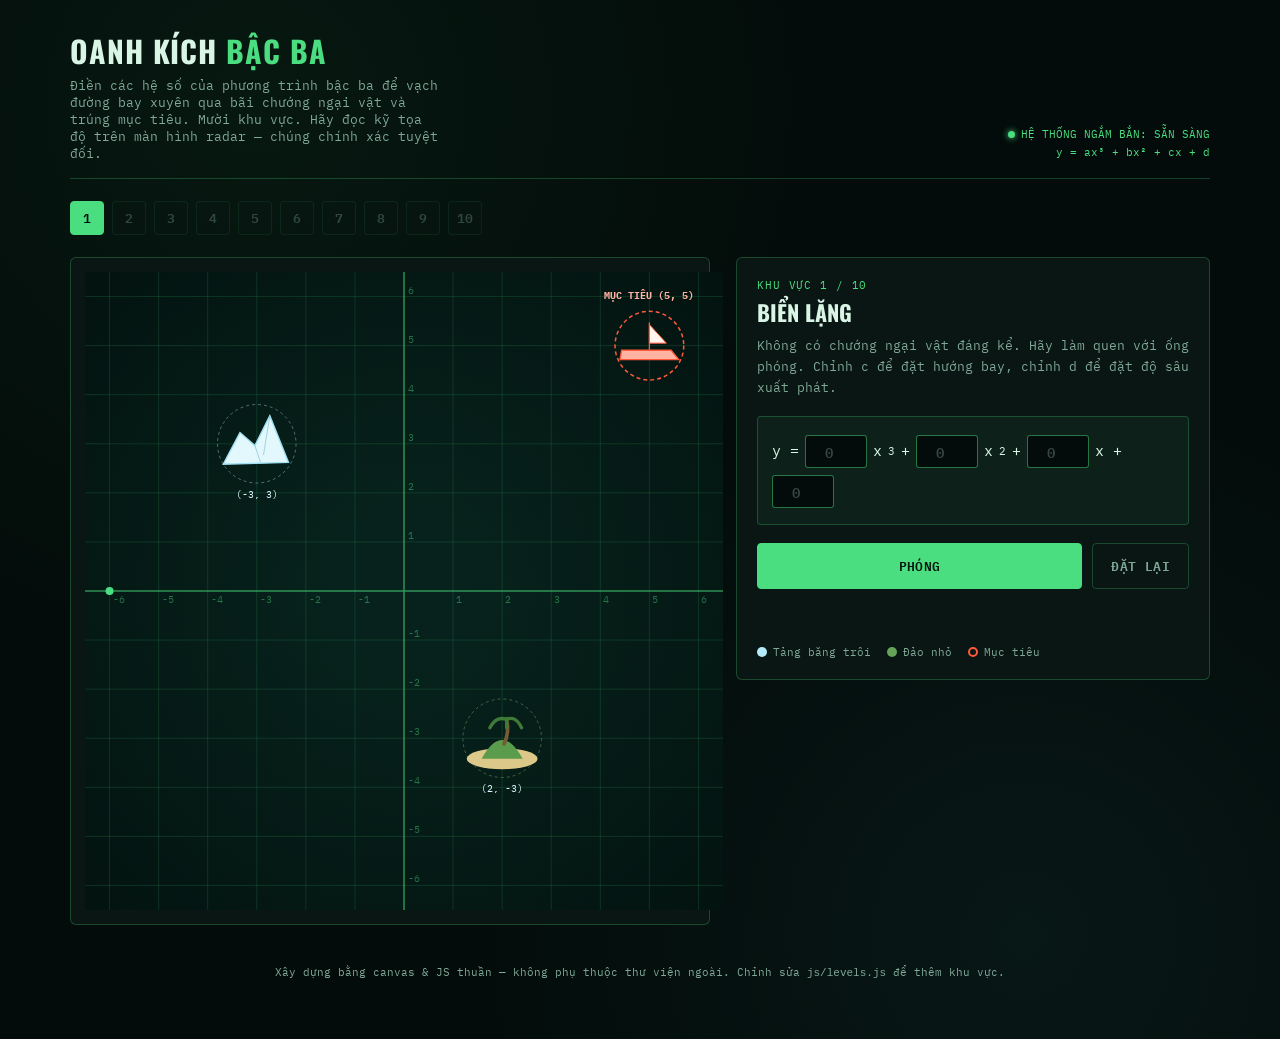
<file: index.html>
<!DOCTYPE html>
<html lang="en">
<head>
<meta charset="UTF-8" />
<meta name="viewport" content="width=device-width, initial-scale=1.0" />
<title>Oanh Kích Bậc Ba — Game Ngắm Bắn Quỹ Đạo</title>
<meta name="description" content="Trò chơi toán học điền số: giải phương trình bậc ba để vạch đường bay tránh chướng ngại vật và trúng mục tiêu." />
<link rel="stylesheet" href="css/style.css" />
</head>
<body>
  <div class="app">
    <header class="masthead">
      <div>
        <h1>OANH KÍCH <span>BẬC BA</span></h1>
        <p>Điền các hệ số của phương trình bậc ba để vạch đường bay xuyên qua bãi chướng ngại vật và trúng mục tiêu. Mười khu vực. Hãy đọc kỹ tọa độ trên màn hình radar — chúng chính xác tuyệt đối.</p>
      </div>
      <div class="system-status">
        <div><span class="dot"></span>HỆ THỐNG NGẮM BẮN: SẴN SÀNG</div>
        <div>y = ax&sup3; + bx&sup2; + cx + d</div>
      </div>
    </header>

    <nav class="level-list" id="level-list" aria-label="Level select"></nav>

    <main class="stage">
      <section class="scope-wrap">
        <canvas id="scope" width="600" height="600" aria-label="Trajectory plotting scope"></canvas>
      </section>

      <section class="panel">
        <div class="level-header">
          <div class="level-number" id="level-number">KHU VỰC 1 / 10</div>
          <h2 id="level-name">—</h2>
          <p class="briefing" id="briefing"></p>
        </div>

        <div class="equation">
          y&nbsp;=
          <input type="number" step="any" id="coef-a" placeholder="0" aria-label="Coefficient a" />
          x<sup>3</sup> +
          <input type="number" step="any" id="coef-b" placeholder="0" aria-label="Coefficient b" />
          x<sup>2</sup> +
          <input type="number" step="any" id="coef-c" placeholder="0" aria-label="Coefficient c" />
          x +
          <input type="number" step="any" id="coef-d" placeholder="0" aria-label="Coefficient d" />
        </div>

        <div class="actions">
          <button class="primary" id="fire-btn">PHÓNG</button>
          <button class="secondary" id="reset-btn">ĐẶT LẠI</button>
          <button class="primary next-btn hidden" id="next-btn">KHU VỰC TIẾP THEO →</button>
        </div>

        <div class="status" id="status"></div>

        <div class="legend">
          <span><i class="ib"></i> Tảng băng trôi</span>
          <span><i class="is"></i> Đảo nhỏ</span>
          <span><i class="tg"></i> Mục tiêu</span>
        </div>
      </section>
    </main>

    <footer>
      Xây dựng bằng canvas &amp; JS thuần — không phụ thuộc thư viện ngoài. Chỉnh sửa <code>js/levels.js</code> để thêm khu vực.
    </footer>
  </div>

  <script src="js/levels.js"></script>
  <script src="js/game.js"></script>
</body>
</html>
</file>
<file: css/style.css>
@import url('https://fonts.googleapis.com/css2?family=IBM+Plex+Mono:wght@400;500;600;700&family=Oswald:wght@500;600;700&display=swap');

:root {
  --bg-deep: #030c0a;
  --bg-panel: #0a1613;
  --green: #4ade80;
  --green-dim: rgba(74, 222, 128, 0.5);
  --cyan: #60f0ff;
  --amber: #ffb23c;
  --red: #ff5a3c;
  --ink: #d9f5e6;
  --ink-dim: #7fa896;
  --border: rgba(74, 222, 128, 0.25);
}

* {
  box-sizing: border-box;
}

html, body {
  margin: 0;
  padding: 0;
  background: var(--bg-deep);
  color: var(--ink);
  font-family: 'IBM Plex Mono', monospace;
  min-height: 100vh;
}

body {
  background-image:
    radial-gradient(circle at 20% 10%, rgba(74, 222, 128, 0.06), transparent 40%),
    radial-gradient(circle at 80% 90%, rgba(96, 240, 255, 0.05), transparent 40%);
}

.app {
  max-width: 1180px;
  margin: 0 auto;
  padding: 28px 20px 60px;
}

/* ---------- Header ---------- */
.masthead {
  display: flex;
  justify-content: space-between;
  align-items: flex-end;
  border-bottom: 1px solid var(--border);
  padding-bottom: 16px;
  margin-bottom: 22px;
  flex-wrap: wrap;
  gap: 14px;
}

.masthead h1 {
  font-family: 'Oswald', sans-serif;
  font-weight: 700;
  font-size: 30px;
  letter-spacing: 0.03em;
  margin: 0;
  color: var(--ink);
}

.masthead h1 span {
  color: var(--green);
}

.masthead p {
  margin: 4px 0 0;
  color: var(--ink-dim);
  font-size: 13px;
  max-width: 46ch;
}

.system-status {
  font-size: 11px;
  color: var(--green);
  text-align: right;
  line-height: 1.7;
}
.system-status .dot {
  display: inline-block;
  width: 7px;
  height: 7px;
  border-radius: 50%;
  background: var(--green);
  margin-right: 6px;
  box-shadow: 0 0 6px var(--green);
}

/* ---------- Level chips ---------- */
.level-list {
  display: flex;
  gap: 8px;
  flex-wrap: wrap;
  margin-bottom: 22px;
}

.level-chip {
  width: 34px;
  height: 34px;
  border-radius: 4px;
  background: var(--bg-panel);
  border: 1px solid var(--border);
  color: var(--ink-dim);
  font-family: 'IBM Plex Mono', monospace;
  font-weight: 600;
  font-size: 13px;
  cursor: pointer;
  transition: border-color 0.15s, color 0.15s;
}
.level-chip:hover:not(:disabled) {
  border-color: var(--green);
  color: var(--ink);
}
.level-chip.active {
  border-color: var(--green);
  color: var(--bg-deep);
  background: var(--green);
}
.level-chip.locked {
  opacity: 0.35;
  cursor: not-allowed;
}

/* ---------- Main layout ---------- */
.stage {
  display: grid;
  grid-template-columns: minmax(280px, 640px) 1fr;
  gap: 26px;
  align-items: start;
}

@media (max-width: 880px) {
  .stage {
    grid-template-columns: 1fr;
  }
}

.scope-wrap {
  background: var(--bg-panel);
  border: 1px solid var(--border);
  border-radius: 6px;
  padding: 14px;
}

canvas {
  display: block;
  width: 100%;
  border-radius: 4px;
  background: #031310;
}

/* ---------- Control panel ---------- */
.panel {
  background: var(--bg-panel);
  border: 1px solid var(--border);
  border-radius: 6px;
  padding: 20px;
  display: flex;
  flex-direction: column;
  gap: 18px;
}

.level-header .level-number {
  font-size: 11px;
  letter-spacing: 0.08em;
  color: var(--green);
}

.level-header h2 {
  font-family: 'Oswald', sans-serif;
  font-size: 22px;
  margin: 4px 0 8px;
  color: var(--ink);
}

.briefing {
  font-size: 13px;
  line-height: 1.6;
  color: var(--ink-dim);
  margin: 0;
}

.equation {
  font-size: 15px;
  color: var(--ink);
  background: rgba(74, 222, 128, 0.05);
  border: 1px solid var(--border);
  border-radius: 4px;
  padding: 16px 14px;
  display: flex;
  flex-wrap: wrap;
  align-items: center;
  gap: 6px;
  line-height: 2.4;
}

.equation input {
  width: 62px;
  background: var(--bg-deep);
  border: 1px solid var(--green-dim);
  border-radius: 3px;
  color: var(--cyan);
  font-family: 'IBM Plex Mono', monospace;
  font-weight: 600;
  font-size: 14px;
  padding: 4px 6px;
  text-align: center;
}
.equation input:focus {
  outline: none;
  border-color: var(--cyan);
  box-shadow: 0 0 0 2px rgba(96, 240, 255, 0.2);
}
.equation input::placeholder {
  color: rgba(217, 245, 230, 0.25);
}

.equation sup {
  font-size: 11px;
}

.actions {
  display: flex;
  gap: 10px;
  flex-wrap: wrap;
}

button.primary,
button.secondary {
  font-family: 'IBM Plex Mono', monospace;
  font-weight: 600;
  font-size: 13px;
  letter-spacing: 0.03em;
  padding: 11px 18px;
  border-radius: 4px;
  cursor: pointer;
  border: 1px solid var(--border);
  transition: transform 0.08s ease, background 0.15s;
}
button.primary {
  background: var(--green);
  color: #04140d;
  border-color: var(--green);
  flex: 1;
}
button.primary:hover:not(:disabled) {
  background: #66e69a;
}
button.primary:disabled {
  opacity: 0.5;
  cursor: not-allowed;
}
button.secondary {
  background: transparent;
  color: var(--ink-dim);
}
button.secondary:hover {
  color: var(--ink);
  border-color: var(--ink-dim);
}
button:active:not(:disabled) {
  transform: scale(0.97);
}

.status {
  min-height: 20px;
  font-weight: 600;
  font-size: 13px;
  letter-spacing: 0.04em;
}
.status-success {
  color: var(--green);
  text-shadow: 0 0 8px rgba(74, 222, 128, 0.5);
}
.status-fail {
  color: var(--red);
  text-shadow: 0 0 8px rgba(255, 90, 60, 0.5);
}

.next-btn {
  background: var(--amber);
  color: #2a1600;
  border: none;
}
.next-btn.hidden {
  display: none;
}

.legend {
  display: flex;
  gap: 16px;
  flex-wrap: wrap;
  font-size: 11px;
  color: var(--ink-dim);
}
.legend span {
  display: inline-flex;
  align-items: center;
  gap: 6px;
}
.legend i {
  width: 10px;
  height: 10px;
  border-radius: 50%;
  display: inline-block;
}
.legend .ib { background: #b4ebfa; }
.legend .is { background: #65a359; }
.legend .tg { background: transparent; border: 2px solid var(--red); }

footer {
  margin-top: 40px;
  text-align: center;
  color: var(--ink-dim);
  font-size: 11px;
}
footer a {
  color: var(--green);
}
</file>
